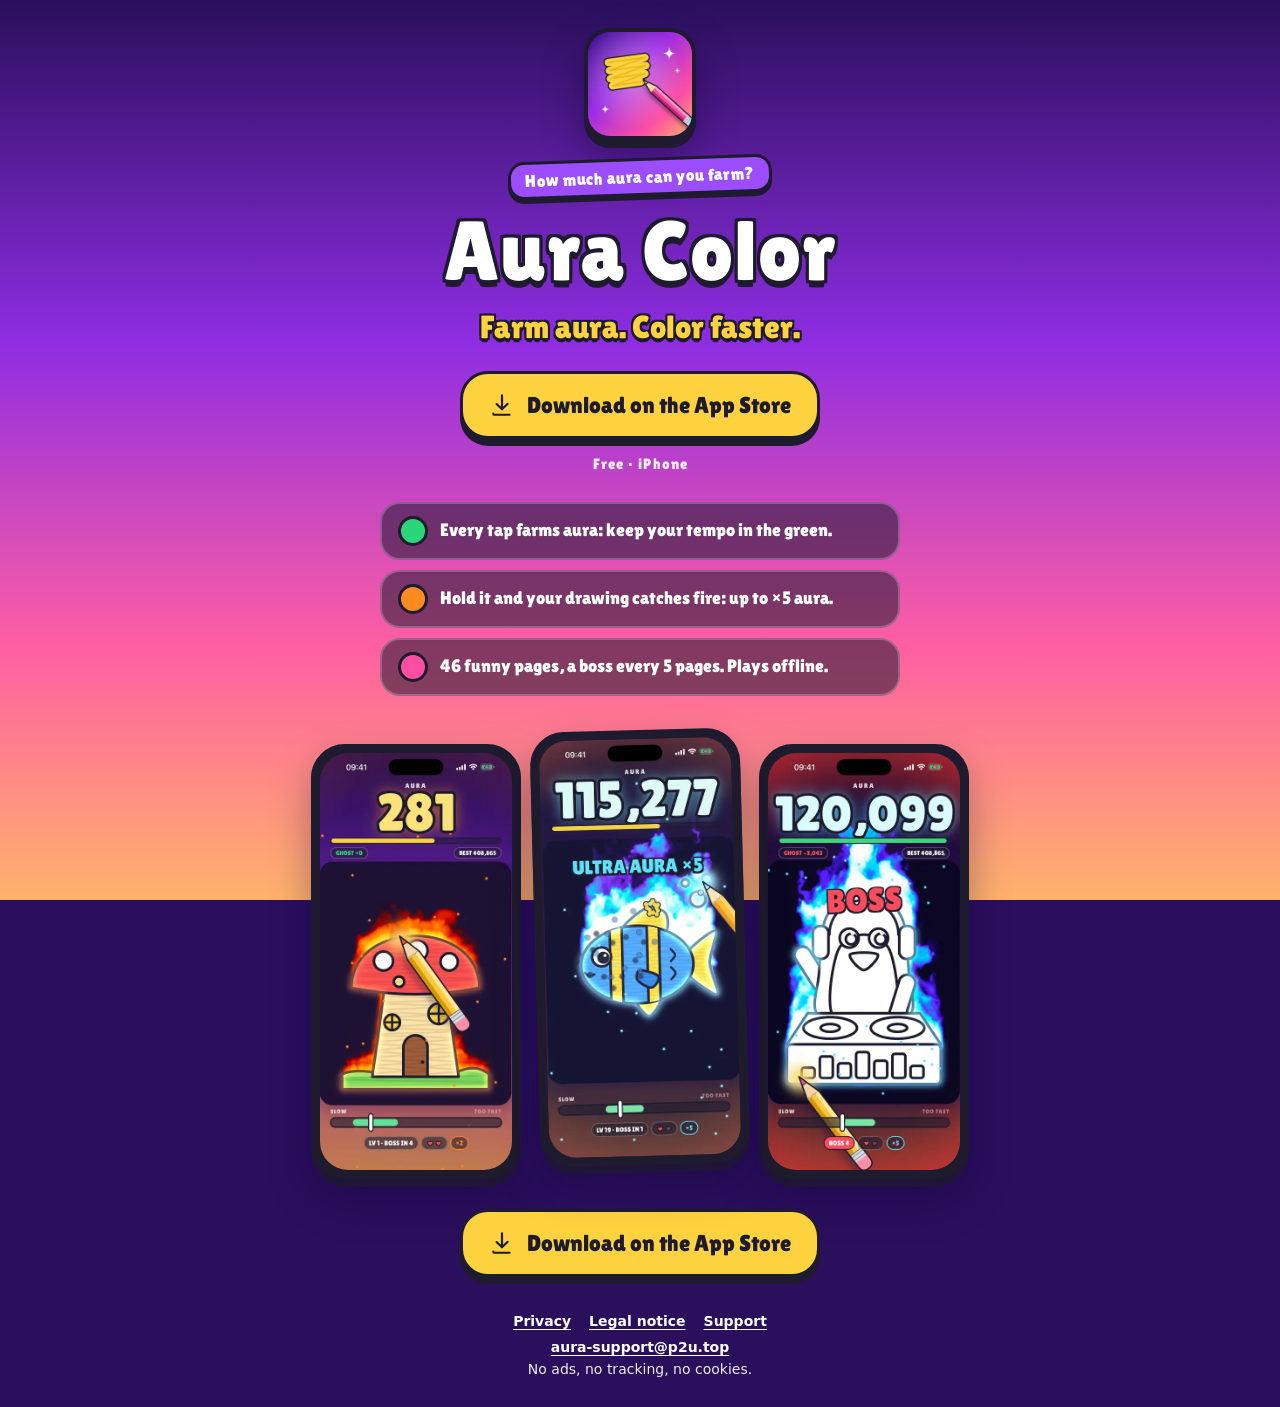
<file: index.html>
<!doctype html>
<html lang="en">
<head>
<meta charset="utf-8">
<meta name="viewport" content="width=device-width, initial-scale=1, viewport-fit=cover">
<title>Aura Color – Farm aura. Color faster.</title>
<meta name="description" content="Aura Color: farm aura one tap at a time. Keep your tempo in the green and set your drawing on fire. Free on the App Store for iPhone.">
<meta name="theme-color" content="#2A0F5C">
<meta name="apple-itunes-app" content="app-id=6830372998">
<meta property="og:type" content="website">
<meta property="og:title" content="Aura Color – Farm aura. Color faster.">
<meta property="og:description" content="How much aura can you farm? Keep your tempo in the green and set your drawing on fire. Free for iPhone.">
<meta property="og:image" content="https://for-great.github.io/aura-color-site/og.jpg">
<meta property="og:url" content="https://for-great.github.io/aura-color-site/">
<meta name="twitter:card" content="summary_large_image">
<link rel="icon" type="image/png" href="[data-uri]">
<link rel="apple-touch-icon" href="[data-uri]">
<style>
@font-face {
  font-family: "Lilita One";
  src: url([data-uri]) format("woff");
  font-display: swap;
  unicode-range: U+0020-007E, U+00A0-00FF, U+2013-2014, U+2018-201E, U+2022, U+2026, U+20AC;
}
:root {
  --ink: #1E1B2E;
  --yellow: #FFD23F;
  --yellow-dark: #D9A400;
  --green: #2BD67B;
  --pink: #FF4FA3;
  --purple: #9B4DFF;
  --white: #FFFFFF;
  --glass: rgba(30, 27, 46, 0.55);
  --outline:
    -3px -3px 0 var(--ink), 0 -3px 0 var(--ink), 3px -3px 0 var(--ink),
    -3px 0 0 var(--ink), 3px 0 0 var(--ink),
    -3px 3px 0 var(--ink), 0 3px 0 var(--ink), 3px 3px 0 var(--ink),
    0 7px 0 var(--ink);
}
* { box-sizing: border-box; }
html { -webkit-text-size-adjust: 100%; }
body {
  margin: 0;
  min-height: 100vh;
  color: var(--white);
  font-family: "Lilita One", "Arial Rounded MT Bold", ui-rounded, system-ui, sans-serif;
  background: #2A0F5C linear-gradient(180deg, #2A0F5C 0%, #8E2DE2 38%, #FF5FA2 72%, #FFB36B 100%) fixed;
  text-align: center;
  overflow-x: hidden;
}
main {
  max-width: 760px;
  margin: 0 auto;
  padding: calc(28px + env(safe-area-inset-top)) 16px calc(24px + env(safe-area-inset-bottom));
}
.icon {
  width: 112px;
  height: 112px;
  border-radius: 26px;
  border: 4px solid var(--ink);
  box-shadow: 0 8px 0 var(--ink), 0 18px 40px rgba(20, 0, 60, 0.45);
  display: block;
  margin: 0 auto 18px;
}
h1 {
  margin: 0;
  font-size: clamp(48px, 15vw, 84px);
  line-height: 1.02;
  font-weight: 400;
  letter-spacing: 1px;
  text-shadow: var(--outline);
}
.kicker {
  display: inline-block;
  margin: 0 0 12px;
  padding: 6px 14px;
  border-radius: 16px;
  border: 3px solid var(--ink);
  background: var(--purple);
  font-size: 17px;
  letter-spacing: 0.5px;
  transform: rotate(-2deg);
  box-shadow: 0 4px 0 var(--ink);
}
.sub {
  margin: 14px 0 0;
  font-size: clamp(22px, 6.6vw, 32px);
  color: var(--yellow);
  text-shadow: -2px -2px 0 var(--ink), 2px -2px 0 var(--ink), -2px 2px 0 var(--ink), 2px 2px 0 var(--ink), 0 4px 0 var(--ink);
}
.cta {
  display: inline-flex;
  align-items: center;
  justify-content: center;
  gap: 12px;
  margin: 26px auto 6px;
  min-height: 68px;
  width: min(100%, 360px);
  padding: 14px 24px;
  border-radius: 28px;
  border: 3px solid var(--ink);
  background: var(--yellow);
  color: var(--ink);
  font: inherit;
  font-size: 23px;
  text-decoration: none;
  box-shadow: 0 7px 0 var(--ink);
  transition: transform 0.08s ease, box-shadow 0.08s ease;
  -webkit-tap-highlight-color: transparent;
  cursor: pointer;
}
.cta:active { transform: translateY(6px); box-shadow: 0 1px 0 var(--ink); }
.cta svg { flex: none; }
.free { margin: 10px 0 0; font-size: 15px; letter-spacing: 1px; opacity: 0.9; }
ul.points {
  list-style: none;
  padding: 0;
  margin: 30px auto 0;
  display: grid;
  gap: 10px;
  max-width: 520px;
  text-align: left;
}
.points li {
  display: flex;
  align-items: center;
  gap: 12px;
  padding: 12px 16px;
  border-radius: 20px;
  background: var(--glass);
  border: 2px solid rgba(255, 255, 255, 0.22);
  font-size: 18px;
  line-height: 1.25;
}
.points .dot {
  flex: none;
  width: 30px;
  height: 30px;
  border-radius: 50%;
  border: 3px solid var(--ink);
}
.shots {
  display: flex;
  gap: 14px;
  margin: 34px -16px 0;
  padding: 8px 16px 22px;
  overflow-x: auto;
  scroll-snap-type: x mandatory;
  scrollbar-width: none;
  justify-content: flex-start;
}
.shots::-webkit-scrollbar { display: none; }
.phone {
  flex: none;
  width: 62vw;
  max-width: 220px;
  scroll-snap-align: center;
  border-radius: 34px;
  border: 4px solid var(--ink);
  background: var(--ink);
  padding: 5px;
  box-shadow: 0 8px 0 rgba(30, 27, 46, 0.7), 0 20px 40px rgba(20, 0, 60, 0.35);
}
.phone img { display: block; width: 100%; height: auto; border-radius: 28px; aspect-ratio: 440 / 956; }
@media (min-width: 700px) {
  .shots { justify-content: center; overflow: visible; margin: 40px 0 0; padding: 8px 0 22px; }
  .phone { width: 210px; }
  .phone:nth-child(2) { transform: translateY(-14px) rotate(-1.5deg); }
}
.again { margin-top: 8px; }
footer {
  margin-top: 30px;
  font-family: ui-rounded, system-ui, -apple-system, sans-serif;
  font-size: 14px;
  color: rgba(255, 255, 255, 0.92);
}
footer nav { display: flex; flex-wrap: wrap; justify-content: center; gap: 8px 18px; margin-bottom: 10px; }
footer a { color: var(--white); font-weight: 700; text-underline-offset: 3px; }
footer p { margin: 6px 0; }

/* in-app browsers: point at their menu */
.hint {
  position: fixed;
  inset: 0;
  z-index: 10;
  display: none;
  background: rgba(14, 6, 30, 0.82);
  -webkit-backdrop-filter: blur(3px);
  backdrop-filter: blur(3px);
}
.hint.on { display: block; }
.hint svg {
  position: absolute;
  top: calc(10px + env(safe-area-inset-top));
  right: 18px;
  animation: nudge 0.9s ease-in-out infinite alternate;
}
@keyframes nudge { to { transform: translate(5px, -5px); } }
.hint .bubble {
  position: absolute;
  top: calc(120px + env(safe-area-inset-top));
  left: 16px;
  right: 16px;
  margin: 0 auto;
  max-width: 360px;
  padding: 18px 20px;
  border-radius: 24px;
  border: 3px solid var(--ink);
  background: var(--white);
  color: var(--ink);
  font-size: 22px;
  line-height: 1.3;
  box-shadow: 0 7px 0 var(--ink);
}
.hint .close { display: block; margin-top: 12px; font-size: 15px; opacity: 0.6; }
.hint .dots {
  display: inline-block;
  font-family: -apple-system, system-ui, sans-serif;
  font-weight: 900;
  padding: 0 8px;
  border-radius: 10px;
  background: var(--ink);
  color: var(--white);
}
@media (prefers-reduced-motion: reduce) {
  .hint svg { animation: none; }
  .cta { transition: none; }
}
</style>
</head>
<body>
<main>
  <img class="icon" src="[data-uri]" width="112" height="112" alt="Aura Color app icon">
  <p class="kicker" data-t="kicker">How much aura can you farm?</p>
  <h1>Aura Color</h1>
  <p class="sub" data-t="sub">Farm aura. Color faster.</p>

  <a class="cta store" href="https://apps.apple.com/app/id6830372998">
    <svg width="26" height="26" viewBox="0 0 24 24" aria-hidden="true"><path fill="#1E1B2E" d="M12 2a1 1 0 0 1 1 1v10.6l3.3-3.3a1 1 0 1 1 1.4 1.4l-5 5a1 1 0 0 1-1.4 0l-5-5a1 1 0 0 1 1.4-1.4l3.3 3.3V3a1 1 0 0 1 1-1zM4 19a1 1 0 0 1 1 1h14a1 1 0 1 1 0 2H5a2 2 0 0 1-2-2 1 1 0 0 1 1-1z"/></svg>
    <span data-t="cta">Download on the App Store</span>
  </a>
  <p class="free" data-t="free">Free · iPhone</p>

  <ul class="points">
    <li><span class="dot" style="background:var(--green)"></span><span data-t="p1">Every tap farms aura: keep your tempo in the green.</span></li>
    <li><span class="dot" style="background:#FF8A1F"></span><span data-t="p2">Hold it and your drawing catches fire: up to ×5 aura.</span></li>
    <li><span class="dot" style="background:var(--pink)"></span><span data-t="p3">46 funny pages, a boss every 5 pages. Plays offline.</span></li>
  </ul>

  <div class="shots">
    <div class="phone"><img src="[data-uri]" width="440" height="956" loading="lazy" alt="A mushroom house being colored, the tempo needle in the green zone" data-alt="alt1"></div>
    <div class="phone"><img src="[data-uri]" width="440" height="956" loading="lazy" alt="A fish drawing on fire with ULTRA AURA ×5" data-alt="alt2"></div>
    <div class="phone"><img src="[data-uri]" width="440" height="956" loading="lazy" alt="A boss page on fire" data-alt="alt3"></div>
  </div>

  <a class="cta store again" href="https://apps.apple.com/app/id6830372998">
    <svg width="26" height="26" viewBox="0 0 24 24" aria-hidden="true"><path fill="#1E1B2E" d="M12 2a1 1 0 0 1 1 1v10.6l3.3-3.3a1 1 0 1 1 1.4 1.4l-5 5a1 1 0 0 1-1.4 0l-5-5a1 1 0 0 1 1.4-1.4l3.3 3.3V3a1 1 0 0 1 1-1zM4 19a1 1 0 0 1 1 1h14a1 1 0 1 1 0 2H5a2 2 0 0 1-2-2 1 1 0 0 1 1-1z"/></svg>
    <span data-t="cta">Download on the App Store</span>
  </a>

  <footer>
    <nav>
      <a href="privacy.html" data-t="privacy">Privacy</a>
      <a href="impressum.html" data-t="legal">Legal notice</a>
      <a href="support.html" data-t="support">Support</a>
    </nav>
    <p><a href="mailto:aura-support@p2u.top">aura-support@p2u.top</a></p>
    <p data-t="note">No ads, no tracking, no cookies.</p>
  </footer>
</main>

<div class="hint" role="dialog" aria-live="polite">
  <svg width="96" height="96" viewBox="0 0 96 96" aria-hidden="true">
    <path d="M14 84 C 30 52, 50 34, 78 16" fill="none" stroke="#FFFFFF" stroke-width="7" stroke-linecap="round"/>
    <path d="M56 14 L 80 14 L 80 38" fill="none" stroke="#FFFFFF" stroke-width="7" stroke-linecap="round" stroke-linejoin="round"/>
  </svg>
  <div class="bubble">
    <span data-t="hint">Tap <span class="dots">•••</span> and choose “Open in browser”.</span>
    <span class="close" data-t="close">Tap anywhere to close</span>
  </div>
</div>

<script>
(function () {
  var STORE = "https://apps.apple.com/app/id6830372998";
  var ITMS = "itms-apps://apps.apple.com/app/id6830372998";
  var DE = {
    kicker: "Wie viel Aura schaffst du?",
    sub: "Aura farmen. Schneller malen.",
    cta: "Im App Store laden",
    free: "Kostenlos · iPhone",
    p1: "Jeder Tipp farmt Aura: halte deinen Takt im grünen Bereich.",
    p2: "Halt ihn, und deine Zeichnung fängt Feuer: bis zu ×5 Aura.",
    p3: "46 lustige Seiten, alle 5 Seiten ein Boss. Spielt offline.",
    privacy: "Datenschutz",
    legal: "Impressum",
    support: "Hilfe",
    note: "Keine Werbung, kein Tracking, keine Cookies.",
    hint: "Tippe auf <span class=\"dots\">•••</span> und wähle „Im Browser öffnen“.",
    close: "Zum Schließen irgendwo tippen",
    alt1: "Ein Pilzhaus wird ausgemalt, die Takt-Nadel im grünen Bereich",
    alt2: "Ein Fisch in Flammen mit ULTRA AURA ×5",
    alt3: "Eine Boss-Seite in Flammen"
  };

  var langs = navigator.languages && navigator.languages.length ? navigator.languages : [navigator.language || "en"];
  var de = String(langs[0] || "").toLowerCase().indexOf("de") === 0;
  if (de) {
    document.documentElement.lang = "de";
    document.title = "Aura Color – Aura farmen. Schneller malen.";
    var els = document.querySelectorAll("[data-t]");
    for (var i = 0; i < els.length; i++) {
      var v = DE[els[i].getAttribute("data-t")];
      if (v) els[i].innerHTML = v;
    }
    var imgs = document.querySelectorAll("[data-alt]");
    for (var j = 0; j < imgs.length; j++) imgs[j].alt = DE[imgs[j].getAttribute("data-alt")];
  }

  // TikTok and Instagram open links in their own browser, which often can't reach the App Store
  var ua = navigator.userAgent || "";
  var inApp = /TikTok|Bytedance|musical_ly|trill|Instagram/i.test(ua);
  if (!inApp) return;

  var hint = document.querySelector(".hint");
  var left = false;
  var timers = [];
  function away() {
    left = true;
    while (timers.length) clearTimeout(timers.pop());
  }
  document.addEventListener("visibilitychange", function () {
    if (document.hidden) away();
  });
  window.addEventListener("pagehide", away);
  hint.addEventListener("click", function () {
    hint.classList.remove("on");
  });

  var buttons = document.querySelectorAll(".store");
  for (var k = 0; k < buttons.length; k++) {
    buttons[k].addEventListener("click", function (e) {
      e.preventDefault();
      left = false;
      // 1) the App Store app directly, 2) the web listing, 3) still here after 2 s: show how to leave
      window.location.href = ITMS;
      timers.push(setTimeout(function () {
        if (!left && !document.hidden) window.location.href = STORE;
      }, 700));
      timers.push(setTimeout(function () {
        if (!left && !document.hidden) hint.classList.add("on");
      }, 2000));
    });
  }
})();
</script>
</body>
</html>
</file>
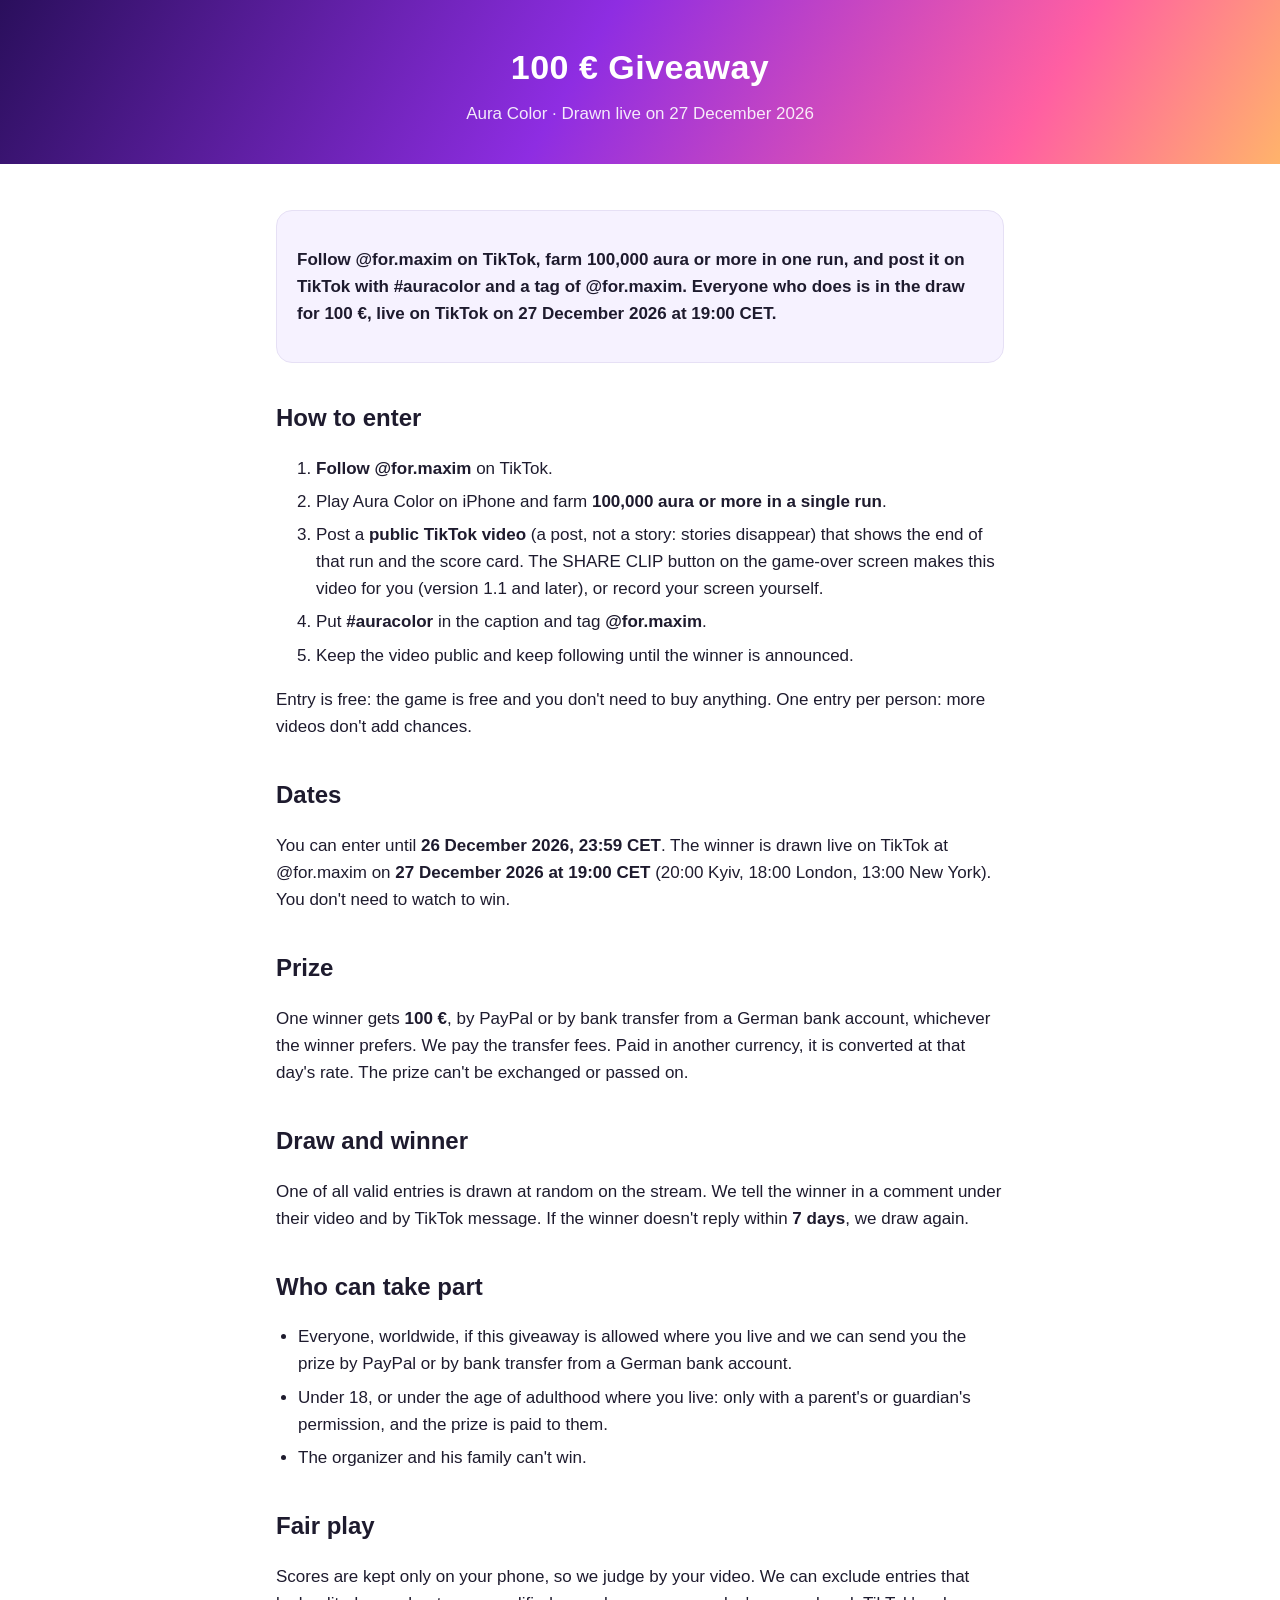
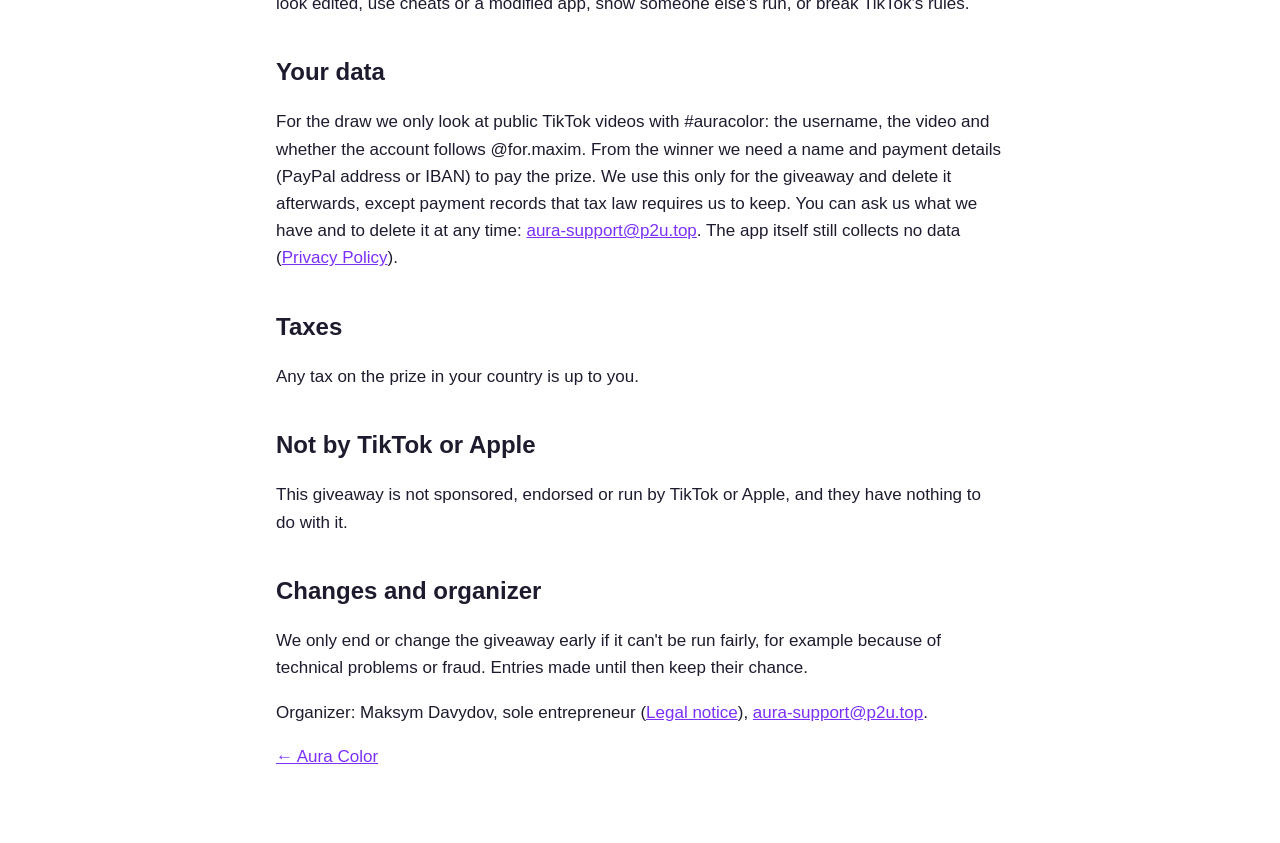
<file: giveaway.html>
<!doctype html>
<html lang="en">
<head>
<meta charset="utf-8">
<meta name="viewport" content="width=device-width, initial-scale=1">
<title>Aura Color Giveaway</title>
<meta name="description" content="Follow @for.maxim, farm 100,000 aura in one run of Aura Color, post it on TikTok with #auracolor and win 100 €. Drawn live on TikTok on 27 December 2026.">
<link rel="stylesheet" href="style.css">
</head>
<body>
<header>
  <h1>100 € Giveaway</h1>
  <p>Aura Color · Drawn live on 27 December 2026</p>
</header>
<main>
  <div class="card">
    <p><strong>Follow @for.maxim on TikTok, farm 100,000 aura or more in one run, and post it on TikTok with #auracolor and a tag of @for.maxim. Everyone who does is in the draw for 100 €, live on TikTok on 27 December 2026 at 19:00 CET.</strong></p>
  </div>

  <h2>How to enter</h2>
  <ol>
    <li><strong>Follow @for.maxim</strong> on TikTok.</li>
    <li>Play Aura Color on iPhone and farm <strong>100,000 aura or more in a single run</strong>.</li>
    <li>Post a <strong>public TikTok video</strong> (a post, not a story: stories disappear) that shows the end of that run and the score card. The SHARE CLIP button on the game-over screen makes this video for you (version 1.1 and later), or record your screen yourself.</li>
    <li>Put <strong>#auracolor</strong> in the caption and tag <strong>@for.maxim</strong>.</li>
    <li>Keep the video public and keep following until the winner is announced.</li>
  </ol>
  <p>Entry is free: the game is free and you don't need to buy anything. One entry per person: more videos don't add chances.</p>

  <h2>Dates</h2>
  <p>You can enter until <strong>26 December 2026, 23:59 CET</strong>. The winner is drawn live on TikTok at @for.maxim on <strong>27 December 2026 at 19:00 CET</strong> (20:00 Kyiv, 18:00 London, 13:00 New York). You don't need to watch to win.</p>

  <h2>Prize</h2>
  <p>One winner gets <strong>100 €</strong>, by PayPal or by bank transfer from a German bank account, whichever the winner prefers. We pay the transfer fees. Paid in another currency, it is converted at that day's rate. The prize can't be exchanged or passed on.</p>

  <h2>Draw and winner</h2>
  <p>One of all valid entries is drawn at random on the stream. We tell the winner in a comment under their video and by TikTok message. If the winner doesn't reply within <strong>7 days</strong>, we draw again.</p>

  <h2>Who can take part</h2>
  <ul>
    <li>Everyone, worldwide, if this giveaway is allowed where you live and we can send you the prize by PayPal or by bank transfer from a German bank account.</li>
    <li>Under 18, or under the age of adulthood where you live: only with a parent's or guardian's permission, and the prize is paid to them.</li>
    <li>The organizer and his family can't win.</li>
  </ul>

  <h2>Fair play</h2>
  <p>Scores are kept only on your phone, so we judge by your video. We can exclude entries that look edited, use cheats or a modified app, show someone else's run, or break TikTok's rules.</p>

  <h2>Your data</h2>
  <p>For the draw we only look at public TikTok videos with #auracolor: the username, the video and whether the account follows @for.maxim. From the winner we need a name and payment details (PayPal address or IBAN) to pay the prize. We use this only for the giveaway and delete it afterwards, except payment records that tax law requires us to keep. You can ask us what we have and to delete it at any time: <a href="mailto:aura-support@p2u.top">aura-support@p2u.top</a>. The app itself still collects no data (<a href="privacy.html">Privacy Policy</a>).</p>

  <h2>Taxes</h2>
  <p>Any tax on the prize in your country is up to you.</p>

  <h2>Not by TikTok or Apple</h2>
  <p>This giveaway is not sponsored, endorsed or run by TikTok or Apple, and they have nothing to do with it.</p>

  <h2>Changes and organizer</h2>
  <p>We only end or change the giveaway early if it can't be run fairly, for example because of technical problems or fraud. Entries made until then keep their chance.</p>
  <p>Organizer: Maksym Davydov, sole entrepreneur (<a href="impressum.html">Legal notice</a>), <a href="mailto:aura-support@p2u.top">aura-support@p2u.top</a>.</p>

  <p><a href="./">← Aura Color</a></p>
</main>
</body>
</html>
</file>
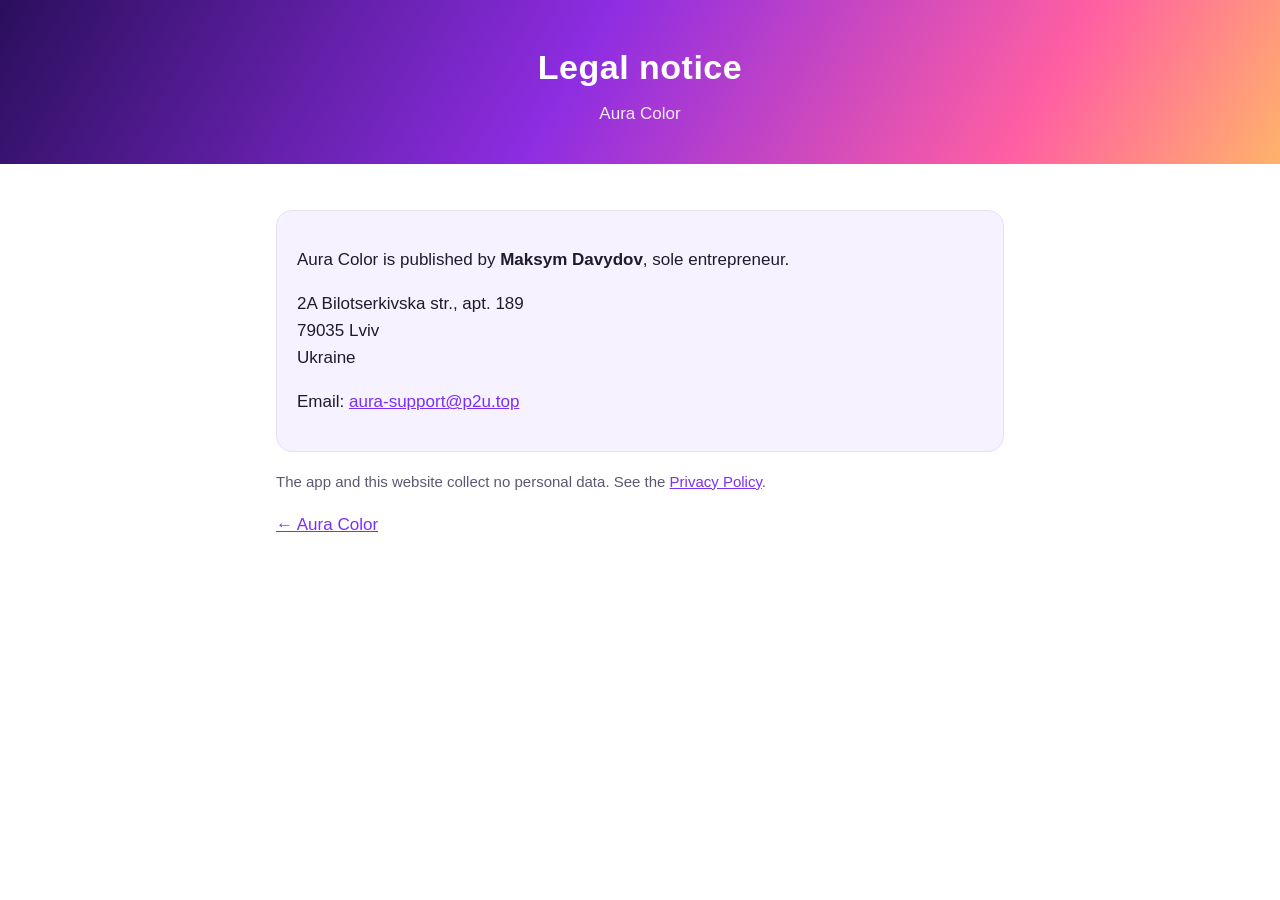
<file: impressum.html>
<!doctype html>
<html lang="en">
<head>
<meta charset="utf-8">
<meta name="viewport" content="width=device-width, initial-scale=1">
<title>Aura Color Legal Notice</title>
<meta name="description" content="Legal notice for Aura Color: who publishes the game and how to reach them.">
<link rel="stylesheet" href="style.css">
</head>
<body>
<header>
  <h1>Legal notice</h1>
  <p>Aura Color</p>
</header>
<main>
  <div class="card">
    <p>Aura Color is published by <strong>Maksym Davydov</strong>, sole entrepreneur.</p>
    <p>2A Bilotserkivska str., apt. 189<br>79035 Lviv<br>Ukraine</p>
    <p>Email: <a href="mailto:aura-support@p2u.top">aura-support@p2u.top</a></p>
  </div>
  <p class="muted">The app and this website collect no personal data. See the <a href="privacy.html">Privacy Policy</a>.</p>

  <p><a href="./">← Aura Color</a></p>
</main>
</body>
</html>
</file>
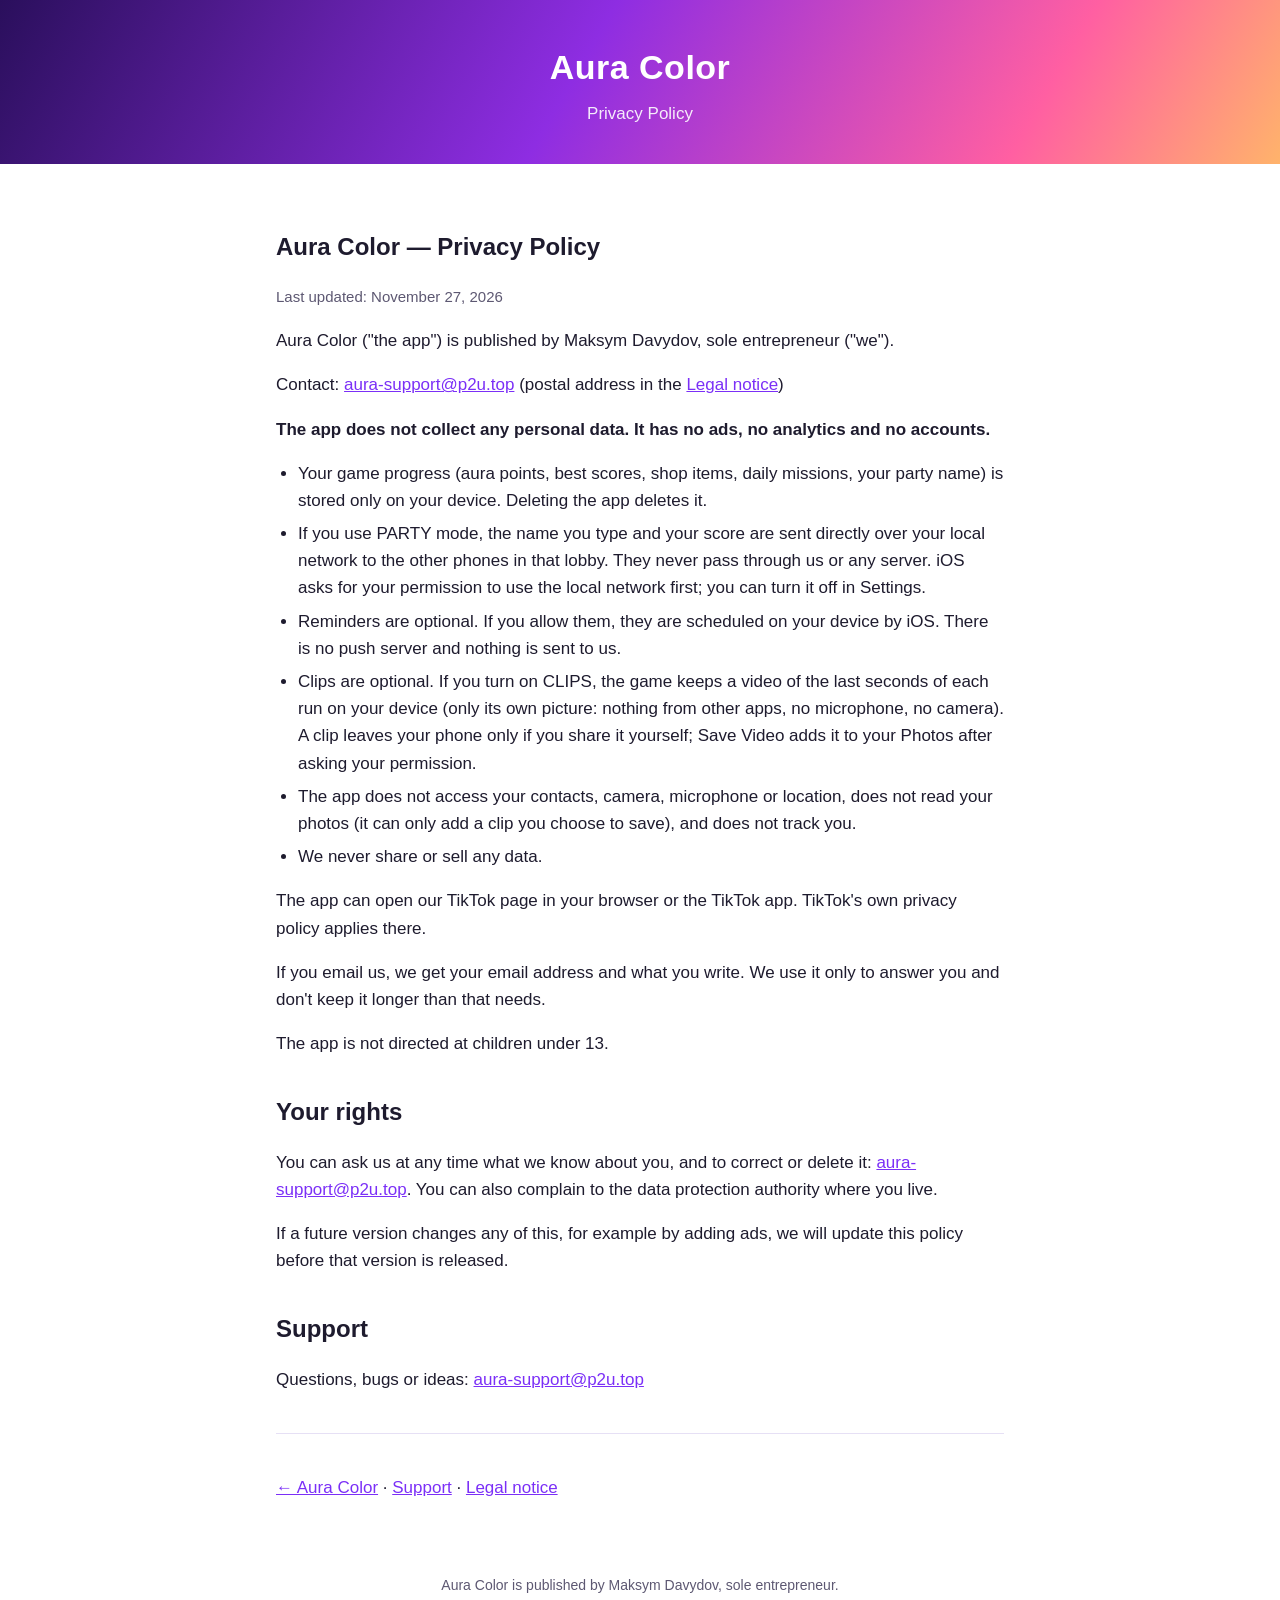
<file: privacy.html>
<!doctype html>
<html lang="en">
<head>
<meta charset="utf-8">
<meta name="viewport" content="width=device-width, initial-scale=1">
<title>Aura Color Privacy Policy</title>
<meta name="description" content="Privacy policy of the Aura Color iPhone game: no personal data is collected.">
<link rel="stylesheet" href="style.css">
</head>
<body>
<header>
  <h1>Aura Color</h1>
  <p>Privacy Policy</p>
</header>
<main>
<h2 class="title">Aura Color — Privacy Policy</h2>
<p><span class="muted">Last updated: November 27, 2026</span></p>
<p>Aura Color ("the app") is published by Maksym Davydov, sole entrepreneur ("we").</p>
<p>Contact: <a href="mailto:aura-support@p2u.top">aura-support@p2u.top</a> (postal address in the <a href="impressum.html">Legal notice</a>)</p>
<p><strong>The app does not collect any personal data. It has no ads, no analytics and no accounts.</strong></p>
<ul>
<li>Your game progress (aura points, best scores, shop items, daily missions, your party name) is stored only on your device. Deleting the app deletes it.</li>
<li>If you use PARTY mode, the name you type and your score are sent directly over your local network to the other phones in that lobby. They never pass through us or any server. iOS asks for your permission to use the local network first; you can turn it off in Settings.</li>
<li>Reminders are optional. If you allow them, they are scheduled on your device by iOS. There is no push server and nothing is sent to us.</li>
<li>Clips are optional. If you turn on CLIPS, the game keeps a video of the last seconds of each run on your device (only its own picture: nothing from other apps, no microphone, no camera). A clip leaves your phone only if you share it yourself; Save Video adds it to your Photos after asking your permission.</li>
<li>The app does not access your contacts, camera, microphone or location, does not read your photos (it can only add a clip you choose to save), and does not track you.</li>
<li>We never share or sell any data.</li>
</ul>
<p>The app can open our TikTok page in your browser or the TikTok app. TikTok's own privacy policy applies there.</p>
<p>If you email us, we get your email address and what you write. We use it only to answer you and don't keep it longer than that needs.</p>
<p>The app is not directed at children under 13.</p>
<h2>Your rights</h2>
<p>You can ask us at any time what we know about you, and to correct or delete it: <a href="mailto:aura-support@p2u.top">aura-support@p2u.top</a>. You can also complain to the data protection authority where you live.</p>
<p>If a future version changes any of this, for example by adding ads, we will update this policy before that version is released.</p>
<h2>Support</h2>
<p>Questions, bugs or ideas: <a href="mailto:aura-support@p2u.top">aura-support@p2u.top</a></p>
<hr>
<p><a href="./">← Aura Color</a> · <a href="support.html">Support</a> · <a href="impressum.html">Legal notice</a></p>
</main>
<footer>Aura Color is published by Maksym Davydov, sole entrepreneur.</footer>
</body>
</html>
</file>
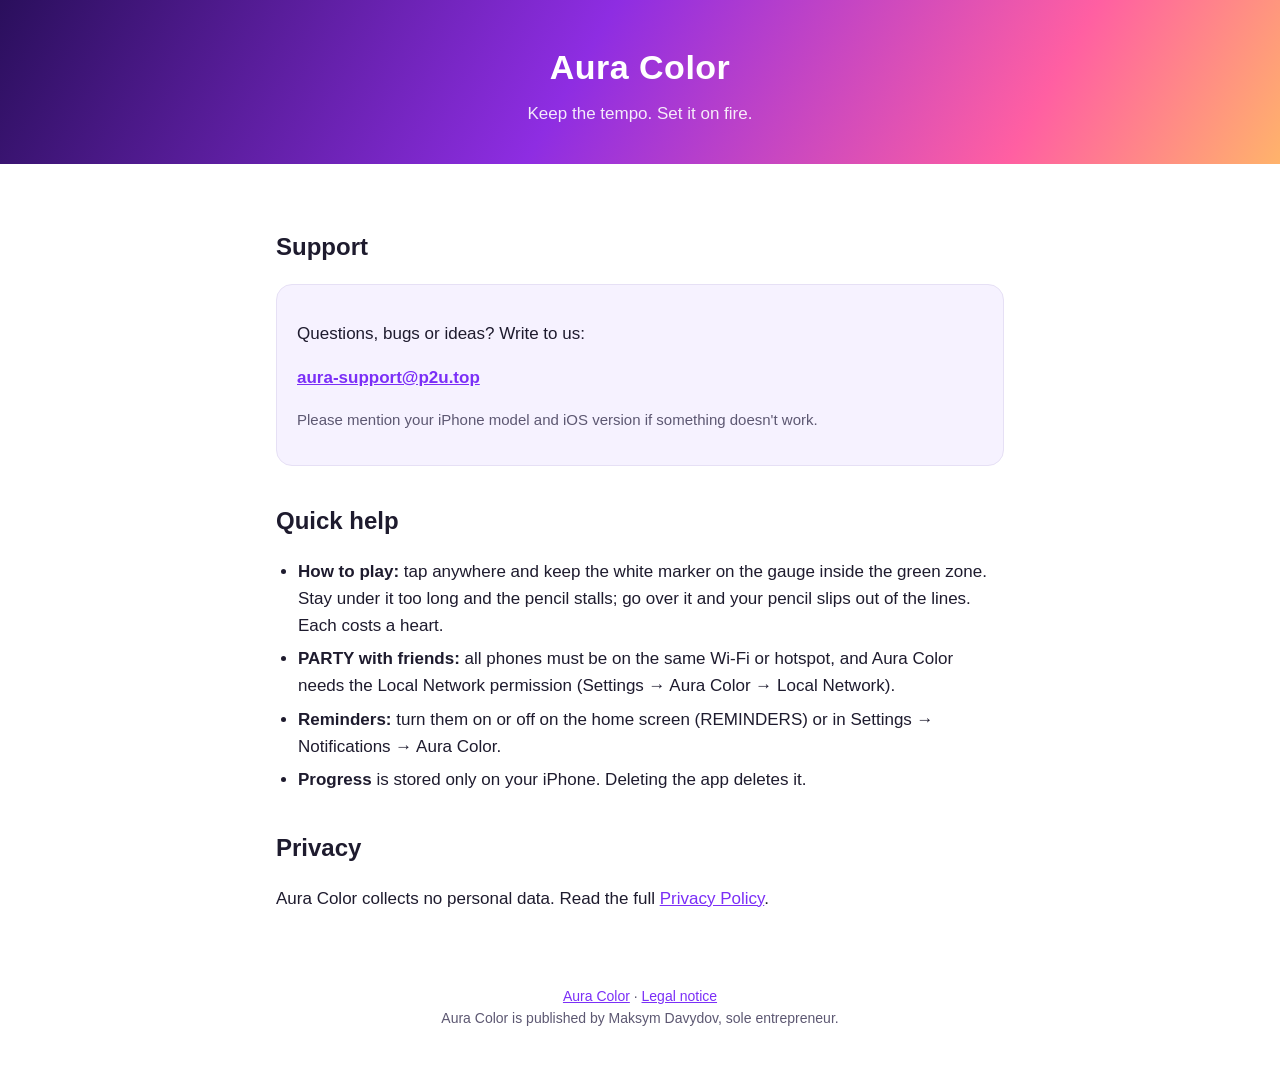
<file: support.html>
<!doctype html>
<html lang="en">
<head>
<meta charset="utf-8">
<meta name="viewport" content="width=device-width, initial-scale=1">
<title>Aura Color Support</title>
<meta name="description" content="Support for the Aura Color iPhone game.">
<link rel="stylesheet" href="style.css">
</head>
<body>
<header>
  <h1>Aura Color</h1>
  <p>Keep the tempo. Set it on fire.</p>
</header>
<main>
  <h2>Support</h2>
  <div class="card">
    <p>Questions, bugs or ideas? Write to us:</p>
    <p><a href="mailto:aura-support@p2u.top"><strong>aura-support@p2u.top</strong></a></p>
    <p class="muted">Please mention your iPhone model and iOS version if something doesn't work.</p>
  </div>

  <h2>Quick help</h2>
  <ul>
    <li><strong>How to play:</strong> tap anywhere and keep the white marker on the gauge inside the green zone. Stay under it too long and the pencil stalls; go over it and your pencil slips out of the lines. Each costs a heart.</li>
    <li><strong>PARTY with friends:</strong> all phones must be on the same Wi-Fi or hotspot, and Aura Color needs the Local Network permission (Settings → Aura Color → Local Network).</li>
    <li><strong>Reminders:</strong> turn them on or off on the home screen (REMINDERS) or in Settings → Notifications → Aura Color.</li>
    <li><strong>Progress</strong> is stored only on your iPhone. Deleting the app deletes it.</li>
  </ul>

  <h2>Privacy</h2>
  <p>Aura Color collects no personal data. Read the full <a href="privacy.html">Privacy Policy</a>.</p>
</main>
<footer><a href="./">Aura Color</a> · <a href="impressum.html">Legal notice</a><br>Aura Color is published by Maksym Davydov, sole entrepreneur.</footer>
</body>
</html>
</file>
<file: style.css>
:root { --bg: #ffffff; --text: #1e1b2e; --muted: #5d5872; --card: #f6f2ff; --accent: #7b2ff7; --line: #e6e0f5; }
@media (prefers-color-scheme: dark) { :root { --bg: #120a24; --text: #f3efff; --muted: #b9b0d6; --card: #1e1338; --accent: #c79bff; --line: #2e2150; } }
* { box-sizing: border-box; }
body { margin: 0; background: var(--bg); color: var(--text); font: 17px/1.6 -apple-system, BlinkMacSystemFont, "Segoe UI", Roboto, Helvetica, Arial, sans-serif; }
header { background: linear-gradient(120deg, #2a0f5c, #8e2de2 45%, #ff5fa2 80%, #ffb36b); color: #fff; padding: 40px 16px 36px; text-align: center; }
header h1 { margin: 0; font-size: 34px; letter-spacing: .5px; }
header p { margin: 6px 0 0; opacity: .9; }
main { max-width: 760px; margin: 0 auto; padding: 28px 16px 56px; }
h2 { font-size: 24px; margin: 36px 0 8px; }
.card { background: var(--card); border: 1px solid var(--line); border-radius: 16px; padding: 18px 20px; margin: 18px 0; }
a { color: var(--accent); }
.muted { color: var(--muted); font-size: 15px; }
ul { padding-left: 22px; }
li { margin: 6px 0; }
hr { border: 0; border-top: 1px solid var(--line); margin: 40px 0; }
footer { text-align: center; color: var(--muted); font-size: 14px; padding: 0 16px 40px; }
</file>
